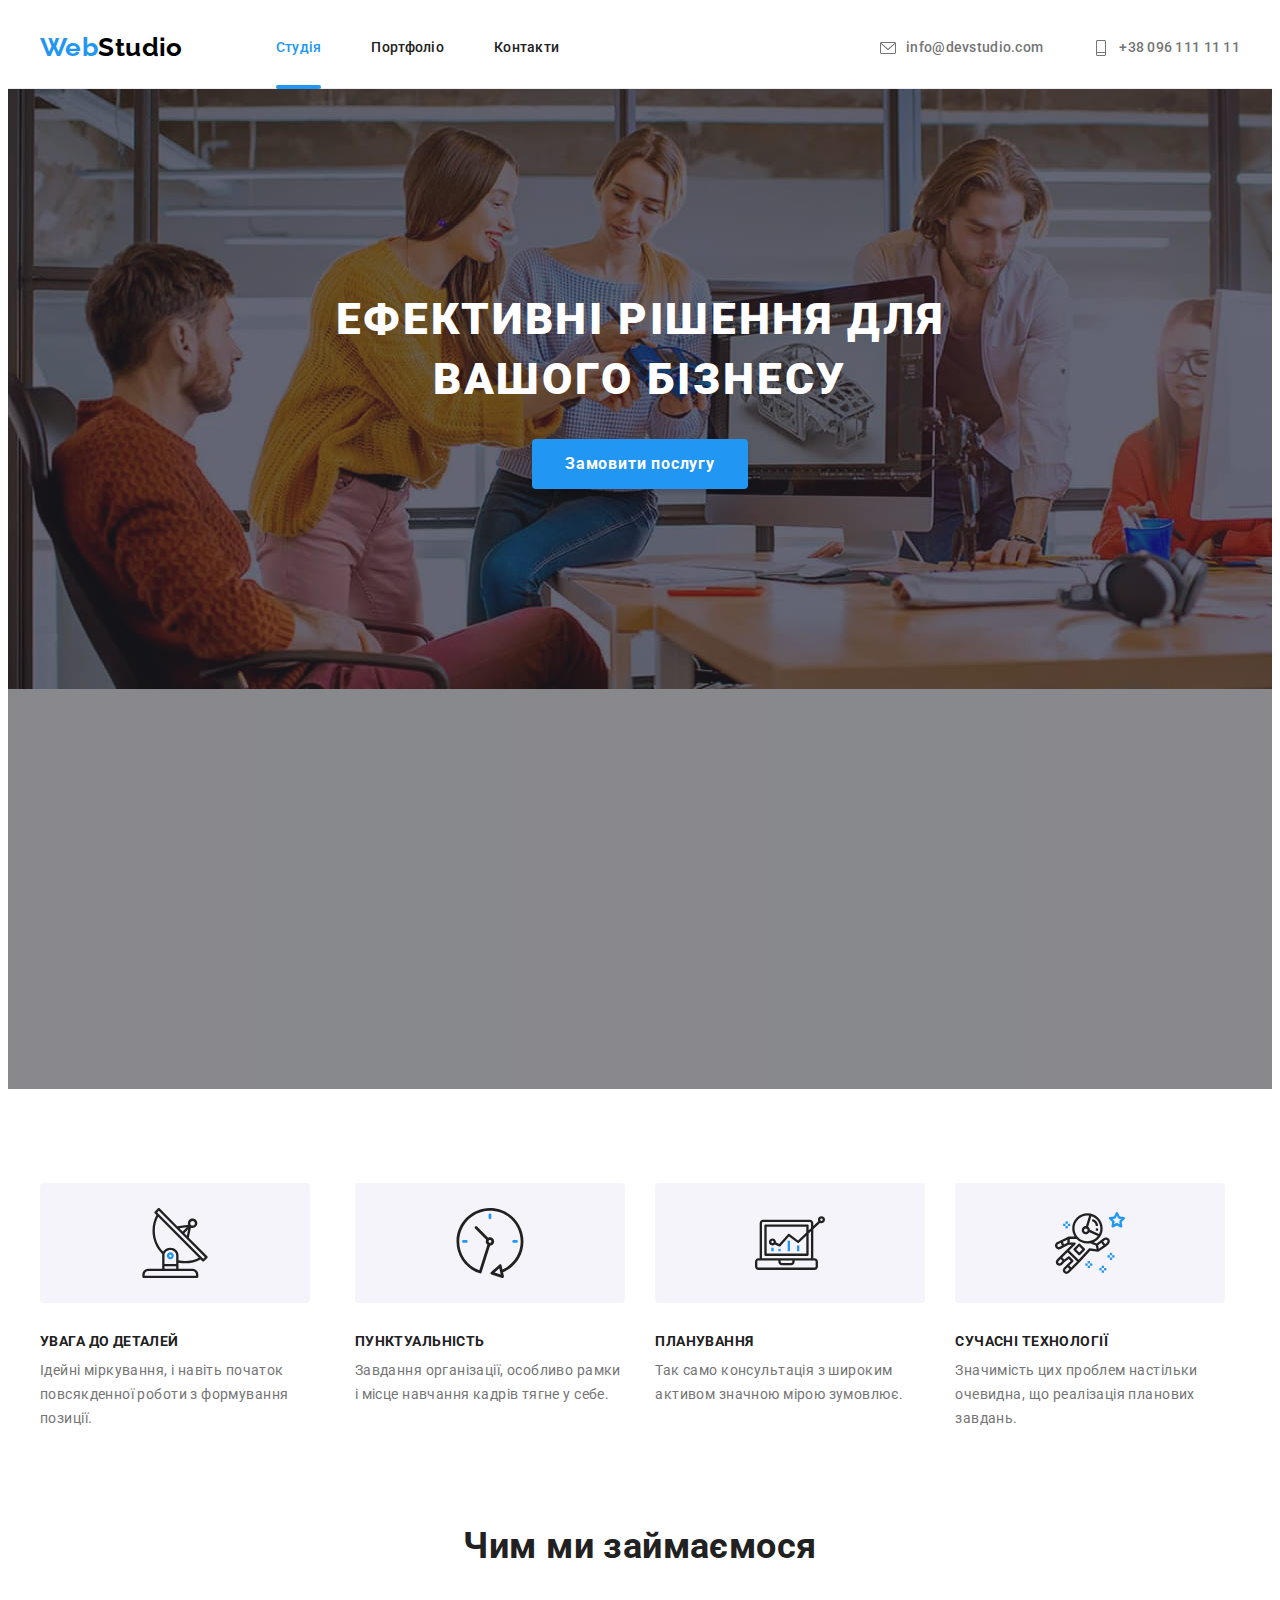
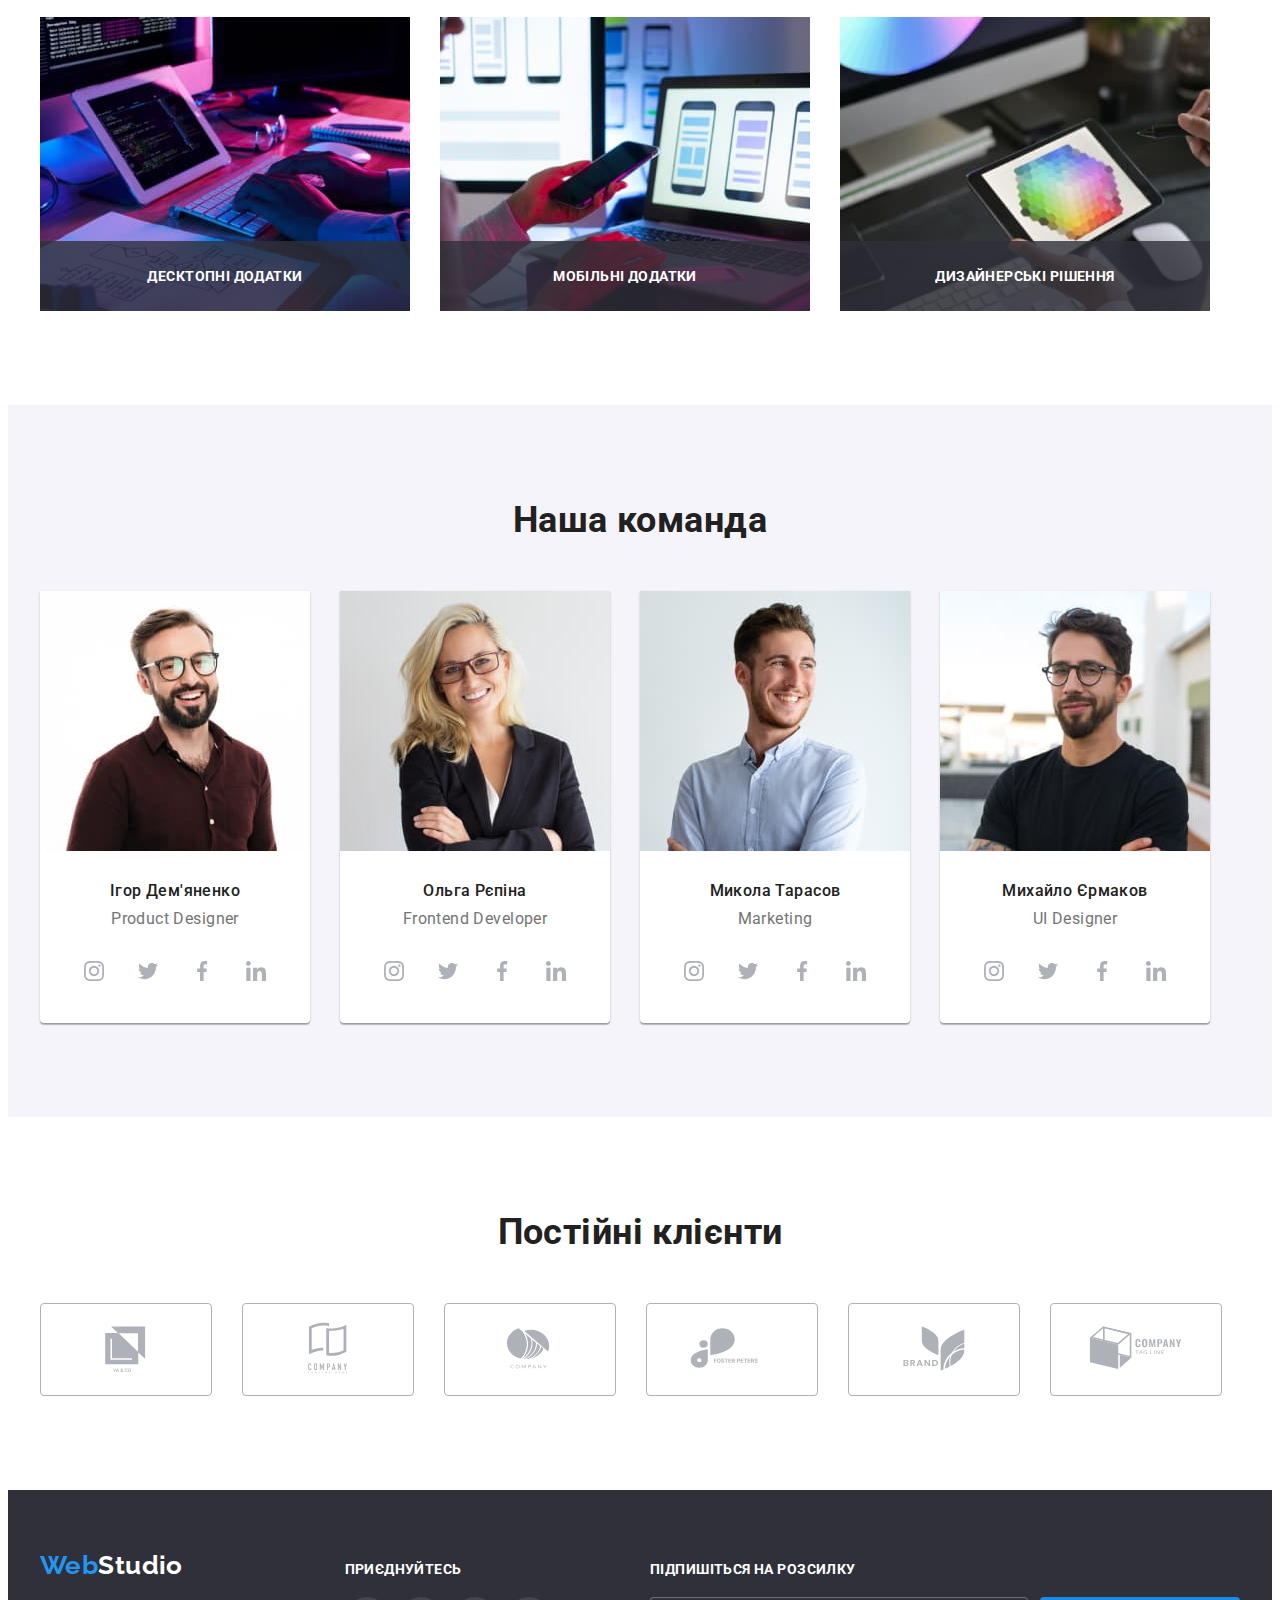
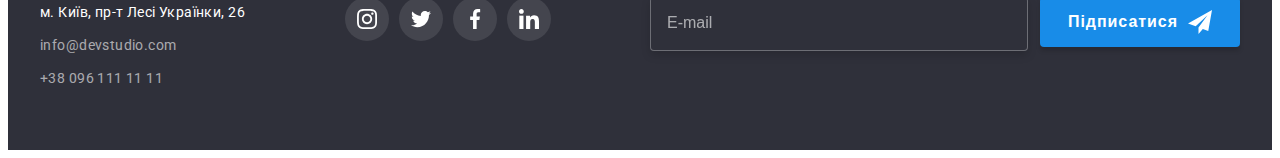
<file: index.html>
<!DOCTYPE html>
<html lang="uk">
  <head>
    <meta charset="UTF-8" />
    <meta http-equiv="X-UA-Compatible" content="IE=edge" />
    <meta name="viewport" content="width=device-width, initial-scale=1.0" />
    <title>Document</title>
    <link rel="preconnect" href="https://fonts.googleapis.com" />
    <link rel="preconnect" href="https://fonts.gstatic.com" crossorigin />
    <link
      href="https://fonts.googleapis.com/css2?family=Raleway:wght@700&family=Roboto:wght@400;500;700;900&display=swap"
      rel="stylesheet"
    />
    <link
      rel="stylesheet"
      href="https://cdnjs.cloudflare.com/ajax/libs/modern-normalize/1.1.0/modern-normalize.min.css"
      integrity="sha512-wpPYUAdjBVSE4KJnH1VR1HeZfpl1ub8YT/NKx4PuQ5NmX2tKuGu6U/JRp5y+Y8XG2tV+wKQpNHVUX03MfMFn9Q=="
      crossorigin="anonymous"
      referrerpolicy="no-referrer"
    />
    <link rel="stylesheet" href="./css/main.min.css" />
  </head>
  <body>
    <!-- ?Header -->
    <header class="page-header">
      <div class="nav container">
        <!-- ?Logo -->
        <a href="./index.html" class="logo link"
          >Web<span class="logo__black">Studio</span></a
        >
        <!-- ?Nav -->
        <nav>
          <ul class="main-nav">
            <li class="main-nav__list">
              <a href="./index.html" class="main-nav__link link current"
                >Студія</a
              >
            </li>
            <li class="main-nav__list">
              <a href="./portfolio.html" class="main-nav__link link"
                >Портфоліо</a
              >
            </li>
            <li class="main-nav__list">
              <a href="" class="main-nav__link link">Контакти</a>
            </li>
          </ul>
        </nav>
        <!-- ?Contact -->
        <ul class="contact">
          <li class="contact__list">
            <div class="contact__list_item">
              <a
                href="mailto:info@devstudio.com"
                class="contact__list_link link"
              >
                <svg class="contact__list_icon">
                  <use href="./images/svg/sprite.svg#icon-email"></use>
                </svg>
                info@devstudio.com</a
              >
            </div>
          </li>
          <li class="contact__list">
            <div class="contact__list_item">
              <a href="tel:+380961111111" class="contact__list_link link">
                <svg class="contact__list_icon">
                  <use href="./images/svg/sprite.svg#icon-phone"></use>
                </svg>
                +38 096 111 11 11</a
              >
            </div>
          </li>
        </ul>
      </div>
    </header>
    <main>
      <!-- ?Section 1 -->
      <section class="hero section">
        <div class="container">
          <div class="hero__fons">
            <h1 class="hero__subtitle">Ефективні рішення для вашого бізнесу</h1>
            <button type="button" class="button button_hero" data-modal-open>
              <span class="button__text">Замовити послугу</span>
            </button>
          </div>
        </div>
      </section>
      <!-- ?Section 2 -->
      <section class="subject section">
        <div class="container">
          <h2 class="visually-hidden">Особливості</h2>
          <ul class="flex-block">
            <li class="svg">
              <div class="flex-block-svg">
                <svg class="flex-block-icon">
                  <use href="./images/svg/sprite.svg#icon-antenna"></use>
                </svg>
              </div>
              <h3 class="subtitle">УВАГА ДО ДЕТАЛЕЙ</h3>
              <p class="desc">
                Ідейні міркування, і навіть початок повсякденної роботи з
                формування позиції.
              </p>
            </li>
            <li class="svg">
              <div class="flex-block-svg">
                <svg class="flex-block-icon">
                  <use href="./images/svg/sprite.svg#icon-clock"></use>
                </svg>
              </div>
              <h3 class="subtitle">ПУНКТУАЛЬНІСТЬ</h3>
              <p class="desc">
                Завдання організації, особливо рамки і місце навчання кадрів
                тягне у себе.
              </p>
            </li>
            <li class="svg">
              <div class="flex-block-svg">
                <svg class="flex-block-icon">
                  <use href="./images/svg/sprite.svg#icon-diagram"></use>
                </svg>
              </div>
              <h3 class="subtitle">ПЛАНУВАННЯ</h3>
              <p class="desc">
                Так само консультація з широким активом значною мірою зумовлює.
              </p>
            </li>
            <li class="svg">
              <div class="flex-block-svg">
                <svg class="flex-block-icon">
                  <use href="./images/svg/sprite.svg#icon-astronaut"></use>
                </svg>
              </div>
              <h3 class="subtitle">СУЧАСНІ ТЕХНОЛОГІЇ</h3>
              <p class="desc">
                Значимість цих проблем настільки очевидна, що реалізація
                планових завдань.
              </p>
            </li>
          </ul>
        </div>
      </section>
      <!-- ?Section 3 -->
      <section class="headline section">
        <div class="container">
          <h2 class="slogan">Чим ми займаємося</h2>
          <ul class="gallery">
            <li class="imeg">
              <img
                src="./images/index-section-2/img.jpg"
                alt="Ноутбук"
                width="370"
              />
              <p class="box">Десктопні додатки</p>
            </li>
            <li class="imeg">
              <img
                src="./images/index-section-2/img2.jpg"
                alt="Телефон"
                width="370"
              />
              <p class="box">Мобільні додатки</p>
            </li>
            <li class="imeg">
              <img
                src="./images/index-section-2/img3.jpg"
                alt="Планшет"
                width="370"
              />
              <p class="box">Дизайнерські рішення</p>
            </li>
          </ul>
        </div>
      </section>
      <!-- ?Section 4 -->
      <section class="heading section">
        <div class="container">
          <h2 class="slogan">Наша команда</h2>
          <ul class="gallery">
            <li class="user">
              <img
                src="./images/index-section-3/Igor.jpg"
                alt="foto"
                width="270"
              />
              <div class="user-contact">
                <h3 class="subtitle">Ігор Дем'яненко</h3>
                <p class="desc">Product Designer</p>
                <ul class="social-list list">
                  <li class="social-list-item">
                    <a href="" class="social-list-user-link">
                      <svg
                        lang="en"
                        aria-label="instagram icon"
                        class="social-list-icon"
                      >
                        <use
                          href="./images/svg/sprite.svg#icon-instagram"
                        ></use>
                      </svg>
                    </a>
                  </li>
                  <li class="social-list-item">
                    <a href="" class="social-list-user-link">
                      <svg
                        lang="en"
                        aria-label="twitter icon"
                        class="social-list-icon"
                      >
                        <use href="./images/svg/sprite.svg#icon-twitter"></use>
                      </svg>
                    </a>
                  </li>
                  <li class="social-list-item">
                    <a href="" class="social-list-user-link">
                      <svg
                        lang="en"
                        aria-label="facebook icon"
                        class="social-list-icon"
                      >
                        <use href="./images/svg/sprite.svg#icon-facebook"></use>
                      </svg>
                    </a>
                  </li>
                  <li class="social-list-item">
                    <a href="" class="social-list-user-link">
                      <svg
                        lang="en"
                        aria-label="linkedin icon"
                        class="social-list-icon"
                      >
                        <use href="./images/svg/sprite.svg#icon-linkedin"></use>
                      </svg>
                    </a>
                  </li>
                </ul>
              </div>
            </li>
            <li class="user">
              <img
                src="./images/index-section-3/Olga.jpg"
                alt="foto"
                width="270"
              />
              <div class="user-contact">
                <h3 class="subtitle">Ольга Рєпіна</h3>
                <p class="desc">Frontend Developer</p>
                <ul class="social-list list">
                  <li class="social-list-item">
                    <a href="" class="social-list-user-link">
                      <svg
                        lang="en"
                        aria-label="instagram icon"
                        class="social-list-icon"
                      >
                        <use
                          href="./images/svg/sprite.svg#icon-instagram"
                        ></use>
                      </svg>
                    </a>
                  </li>
                  <li class="social-list-item">
                    <a href="" class="social-list-user-link">
                      <svg
                        lang="en"
                        aria-label="twitter icon"
                        class="social-list-icon"
                      >
                        <use href="./images/svg/sprite.svg#icon-twitter"></use>
                      </svg>
                    </a>
                  </li>
                  <li class="social-list-item">
                    <a href="" class="social-list-user-link">
                      <svg
                        lang="en"
                        aria-label="facebook icon"
                        class="social-list-icon"
                      >
                        <use href="./images/svg/sprite.svg#icon-facebook"></use>
                      </svg>
                    </a>
                  </li>
                  <li class="social-list-item">
                    <a href="" class="social-list-user-link">
                      <svg
                        lang="en"
                        aria-label="linkedin icon"
                        class="social-list-icon"
                      >
                        <use href="./images/svg/sprite.svg#icon-linkedin"></use>
                      </svg>
                    </a>
                  </li>
                </ul>
              </div>
            </li>
            <li class="user">
              <img
                src="./images/index-section-3/Mykola.jpg"
                alt="foto"
                width="270"
              />
              <div class="user-contact">
                <h3 class="subtitle">Микола Тарасов</h3>
                <p class="desc">Marketing</p>
                <ul class="social-list list">
                  <li class="social-list-item">
                    <a href="" class="social-list-user-link">
                      <svg
                        lang="en"
                        aria-label="instagram icon"
                        class="social-list-icon"
                      >
                        <use
                          href="./images/svg/sprite.svg#icon-instagram"
                        ></use>
                      </svg>
                    </a>
                  </li>
                  <li class="social-list-item">
                    <a href="" class="social-list-user-link">
                      <svg
                        lang="en"
                        aria-label="twitter icon"
                        class="social-list-icon"
                      >
                        <use href="./images/svg/sprite.svg#icon-twitter"></use>
                      </svg>
                    </a>
                  </li>
                  <li class="social-list-item">
                    <a href="" class="social-list-user-link">
                      <svg
                        lang="en"
                        aria-label="facebook icon"
                        class="social-list-icon"
                      >
                        <use href="./images/svg/sprite.svg#icon-facebook"></use>
                      </svg>
                    </a>
                  </li>
                  <li class="social-list-item">
                    <a href="" class="social-list-user-link">
                      <svg
                        lang="en"
                        aria-label="linkedin icon"
                        class="social-list-icon"
                      >
                        <use href="./images/svg/sprite.svg#icon-linkedin"></use>
                      </svg>
                    </a>
                  </li>
                </ul>
              </div>
            </li>
            <li class="user">
              <img
                src="./images/index-section-3/Mykhaylo.jpg"
                alt="foto"
                width="270"
              />
              <div class="user-contact">
                <h3 class="subtitle">Михайло Єрмаков</h3>
                <p class="desc">UI Designer</p>
                <ul class="social-list list">
                  <li class="social-list-item">
                    <a href="" class="social-list-user-link">
                      <svg
                        lang="en"
                        aria-label="instagram icon"
                        class="social-list-icon"
                      >
                        <use
                          href="./images/svg/sprite.svg#icon-instagram"
                        ></use>
                      </svg>
                    </a>
                  </li>
                  <li class="social-list-item">
                    <a href="" class="social-list-user-link">
                      <svg
                        lang="en"
                        aria-label="twitter icon"
                        class="social-list-icon"
                      >
                        <use href="./images/svg/sprite.svg#icon-twitter"></use>
                      </svg>
                    </a>
                  </li>
                  <li class="social-list-item">
                    <a href="" class="social-list-user-link">
                      <svg
                        lang="en"
                        aria-label="facebook icon"
                        class="social-list-icon"
                      >
                        <use href="./images/svg/sprite.svg#icon-facebook"></use>
                      </svg>
                    </a>
                  </li>
                  <li class="social-list-item">
                    <a href="" class="social-list-user-link">
                      <svg
                        lang="en"
                        aria-label="linkedin icon"
                        class="social-list-icon"
                      >
                        <use href="./images/svg/sprite.svg#icon-linkedin"></use>
                      </svg>
                    </a>
                  </li>
                </ul>
              </div>
            </li>
          </ul>
        </div>
      </section>
      <!-- ?Section 5 -->
      <section class="caption section">
        <div class="container">
          <h2 class="slogan">Постійні клієнти</h2>
          <ul class="slogan-list">
            <li>
              <a href="" class="slogan-list-item">
                <svg aria-label="Сайт клієнта" class="slogan-list-icon">
                  <use href="./images/svg/sprite.svg#icon-logo-1"></use>
                </svg>
              </a>
            </li>
            <li>
              <a href="" class="slogan-list-item">
                <svg aria-label="Сайт клієнта" class="slogan-list-icon">
                  <use href="./images/svg/sprite.svg#icon-logo-2"></use>
                </svg>
              </a>
            </li>
            <li>
              <a href="" class="slogan-list-item">
                <svg aria-label="Сайт клієнта" class="slogan-list-icon">
                  <use href="./images/svg/sprite.svg#icon-logo-3"></use>
                </svg>
              </a>
            </li>
            <li>
              <a href="" class="slogan-list-item">
                <svg aria-label="Сайт клієнта" class="slogan-list-icon">
                  <use href="./images/svg/sprite.svg#icon-logo-4"></use>
                </svg>
              </a>
            </li>
            <li>
              <a href="" class="slogan-list-item">
                <svg aria-label="Сайт клієнта" class="slogan-list-icon">
                  <use href="./images/svg/sprite.svg#icon-logo-5"></use>
                </svg>
              </a>
            </li>
            <li>
              <a href="" class="slogan-list-item">
                <svg aria-label="Сайт клієнта" class="slogan-list-icon">
                  <use href="./images/svg/sprite.svg#icon-logo-6"></use>
                </svg>
              </a>
            </li>
          </ul>
        </div>
      </section>
    </main>
    <!-- ?Footer -->
    <footer class="footer">
      <div class="container footer-list">
        <!-- ?Logo+Address -->
        <div class="logo-address">
          <div class="logo-footer">
            <a href="./index.html" class="logo link">
              Web<span class="logo__white">Studio</span>
            </a>
          </div>
          <address>
            <ul class="block-address">
              <li class="contact-footer">
                <a
                  href="https://goo.gl/maps/CPtrU1FHBa2aNyZL9"
                  target="_blank"
                  rel="noopener noreferrer nofollow"
                  class="link-maps link"
                  >м. Київ, пр-т Лесі Українки, 26</a
                >
              </li>
              <li class="list contact-footer">
                <a href="mailto:info@devstudio.com" class="contact-link link"
                  >info@devstudio.com</a
                >
              </li>
              <li class="list contact-footer">
                <a href="tel:+380961111111" class="contact-link link tel"
                  >+38 096 111 11 11</a
                >
              </li>
            </ul>
          </address>
        </div>
        <!-- ?Sign-up -->
        <div class="footer-web-contact">
          <b class="web-contact-list">Приєднуйтесь</b>
          <ul class="social-list list">
            <li class="social-list-item">
              <a href="" class="social-list-link">
                <svg
                  lang="en"
                  aria-label="instagram icon"
                  class="social-list-icon"
                >
                  <use
                    href="./images/svg/sprite.svg#icon-instagram-white"
                  ></use>
                </svg>
              </a>
            </li>
            <li class="social-list-item">
              <a href="" class="social-list-link">
                <svg
                  lang="en"
                  aria-label="twitter icon"
                  class="social-list-icon"
                >
                  <use href="./images/svg/sprite.svg#icon-twitter-white"></use>
                </svg>
              </a>
            </li>
            <li class="social-list-item">
              <a href="" class="social-list-link">
                <svg
                  lang="en"
                  aria-label="facebook icon"
                  class="social-list-icon"
                >
                  <use href="./images/svg/sprite.svg#icon-facebook-white"></use>
                </svg>
              </a>
            </li>
            <li class="social-list-item">
              <a href="" class="social-list-link">
                <svg
                  lang="en"
                  aria-label="linkedin icon"
                  class="social-list-icon"
                >
                  <use href="./images/svg/sprite.svg#icon-linkedin-white"></use>
                </svg>
              </a>
            </li>
          </ul>
        </div>
        <!-- ?Підпишіться на розсилку -->
        <div class="sign-up">
          <p class="sign-up-text">Підпишіться на розсилку</p>
          <form class="footer-form">
            <label class="footer-form-email">
              <input
                type="email"
                class="footer-form-input"
                name="user_email"
                placeholder="E-mail"
              />
            </label>
            <button class="footer-form-submit">
              Підписатися
              <svg class="footer-form-submit-icon">
                <use href="./images/svg/sprite.svg#icon-sign-up"></use>
              </svg>
            </button>
          </form>
        </div>
      </div>
    </footer>
    <!-- ?Модальне вікно -->
    <div class="backdrop is-hidden" data-modal>
      <div class="modal">
        <button type="button" class="modal__close-btn" data-modal-close>
          <svg class="modal__close-icon" width="18px" height="18px">
            <use href="./images/svg/sprite.svg#icon-close"></use>
          </svg>
        </button>
        <p class="modal__form-title">Залиште свої дані, ми вам передзвонимо</p>
        <form class="modal-form">
          <label class="modal-form__field">
            <span class="modal-form__fiald-desc">Ім'я</span>
            <span class="modal-form__input-wrapper">
              <input
                type="text"
                class="modal-form__input"
                required
                pattern="[a-zA-Zа-яА-ЯіІїЇ]+"
                name="user-name"
              />
              <svg class="modal-form__input-icon" width="18px" height="18px">
                <use href="./images/svg/sprite.svg#icon-form-name"></use>
              </svg>
            </span>
          </label>
          <label class="modal-form__field">
            <span class="modal-form__fiald-desc">Телефон</span>
            <span class="modal-form__input-wrapper">
              <input
                type="tel"
                class="modal-form__input"
                required
                pattern="[0-9]{3}-[0-9]{3}-[0-9]{2}-[0-9]{2}"
                title="xxx-xxx-xx-xx"
                name="user_phone"
              />
              <svg class="modal-form__input-icon" width="18px" height="18px">
                <use href="./images/svg/sprite.svg#icon-form-phone"></use>
              </svg>
            </span>
          </label>
          <label class="modal-form__field">
            <span class="modal-form__fiald-desc">Пошта</span>
            <span class="modal-form__input-wrapper">
              <input
                type="email"
                class="modal-form__input"
                required
                name="user_email"
              />
              <svg class="modal-form__input-icon" width="18px" height="18px">
                <use href="./images/svg/sprite.svg#icon-form-email"></use>
              </svg>
            </span>
          </label>
          <label class="modal-form__field-message">
            <span class="modal-form__fiald-desc">Коментар</span>
            <textarea
              name="user_message"
              class="modal-form__message"
              placeholder="Введіть текст"
            ></textarea>
          </label>
          <label class="modal-form__check-field">
            <input
              type="checkbox"
              class="modal-form__check visually-hidden"
              required
              name="user_policy"
            />
            <svg class="modal-form__checkbox-icon">
              <use
                class="modal-form__checkbox-icon-on"
                href="./images/svg/sprite.svg#icon-form-check"
              ></use>
            </svg>
            Погоджуюся з розсилкою та приймаю&nbsp;<a
              href=""
              class="modal-form-check-field-link link"
              >Умови договору</a
            >
          </label>
          <button type="submit" class="modal-form-submit">Відправити</button>
        </form>
      </div>
    </div>
    <script src="./js/modal.js"></script>
  </body>
</html>
</file>
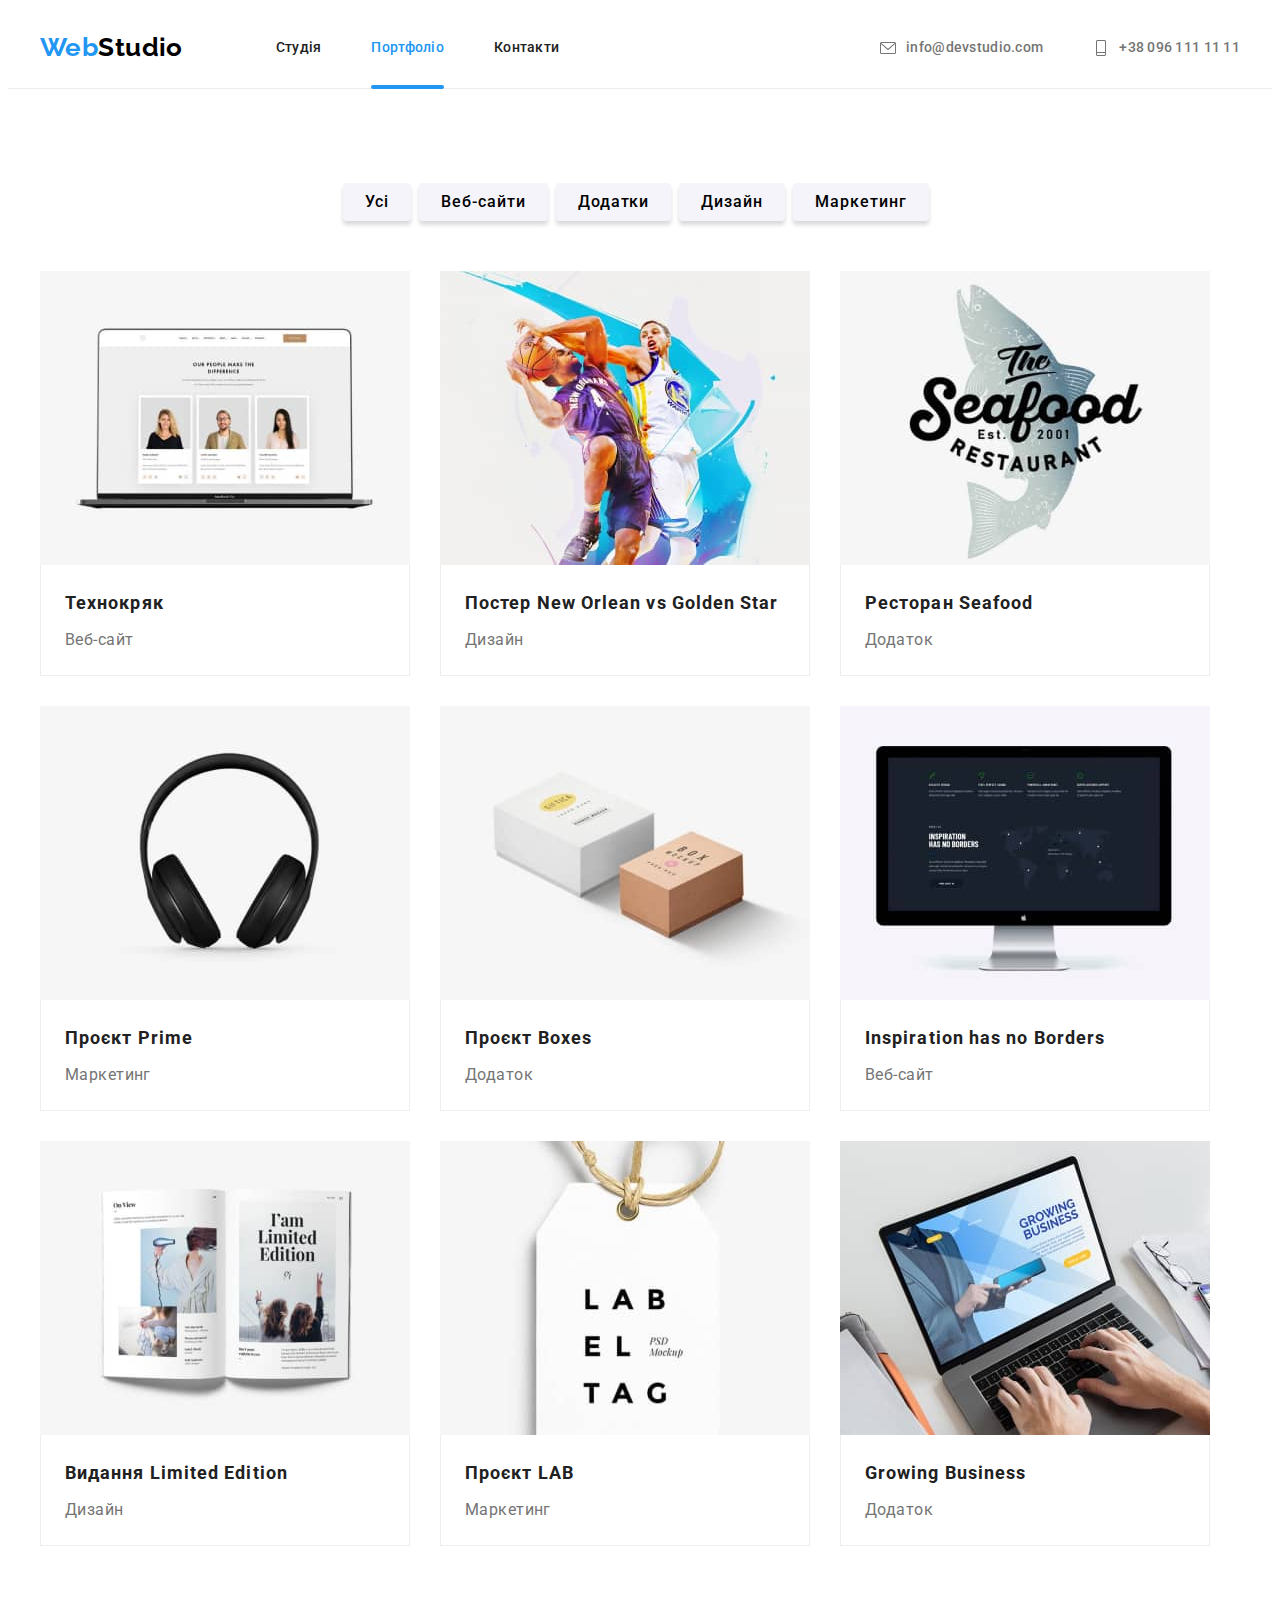
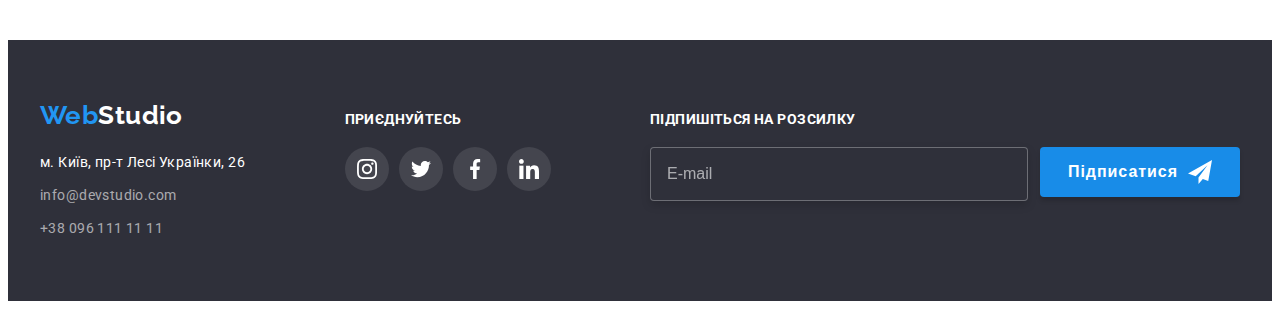
<file: portfolio.html>
<!DOCTYPE html>
<html lang="uk">
  <head>
    <meta charset="UTF-8" />
    <meta http-equiv="X-UA-Compatible" content="IE=edge" />
    <meta name="viewport" content="width=device-width, initial-scale=1.0" />
    <title>Portfolio</title>
    <link rel="preconnect" href="https://fonts.googleapis.com" />
    <link rel="preconnect" href="https://fonts.gstatic.com" crossorigin />
    <link
      href="https://fonts.googleapis.com/css2?family=Raleway:wght@700&family=Roboto:wght@400;500;700;900&display=swap"
      rel="stylesheet"
    />
    <link
      rel="stylesheet"
      href="https://cdnjs.cloudflare.com/ajax/libs/modern-normalize/1.1.0/modern-normalize.min.css"
      integrity="sha512-wpPYUAdjBVSE4KJnH1VR1HeZfpl1ub8YT/NKx4PuQ5NmX2tKuGu6U/JRp5y+Y8XG2tV+wKQpNHVUX03MfMFn9Q=="
      crossorigin="anonymous"
      referrerpolicy="no-referrer"
    />
    <link rel="stylesheet" href="./css/main.min.css" />
  </head>
  <body>
    <!-- ?Header -->
    <header class="page-header">
      <div class="nav container">
        <!-- ?Logo -->
        <a href="./index.html" class="logo link"
          >Web<span class="logo__black">Studio</span></a
        >
        <!-- ?Nav -->
        <nav>
          <ul class="main-nav">
            <li class="main-nav__list">
              <a href="./index.html" class="main-nav__link link">Студія</a>
            </li>
            <li class="main-nav__list">
              <a href="./portfolio.html" class="main-nav__link link current"
                >Портфоліо</a
              >
            </li>
            <li class="main-nav__list">
              <a href="" class="main-nav__link link">Контакти</a>
            </li>
          </ul>
        </nav>
        <!-- ?Contact -->
        <ul class="contact">
          <li class="contact__list">
            <div class="contact__list_item">
              <a
                href="mailto:info@devstudio.com"
                class="contact__list_link link"
              >
                <svg class="contact__list_icon">
                  <use href="./images/svg/sprite.svg#icon-email"></use>
                </svg>
                info@devstudio.com</a
              >
            </div>
          </li>
          <li class="contact__list">
            <div class="contact__list_item">
              <a href="tel:+380961111111" class="contact__list_link link">
                <svg class="contact__list_icon">
                  <use href="./images/svg/sprite.svg#icon-phone"></use>
                </svg>
                +38 096 111 11 11</a
              >
            </div>
          </li>
        </ul>
      </div>
    </header>
    <main>
      <!-- ?Portfolio -->
      <section class="portfolio section">
        <div class="container">
          <h1 class="visually-hidden">Портфоліо</h1>
          <ul class="list">
            <li><button type="button" class="button">Усі</button></li>
            <li><button type="button" class="button">Веб-сайти</button></li>
            <li><button type="button" class="button">Додатки</button></li>
            <li><button type="button" class="button">Дизайн</button></li>
            <li><button type="button" class="button">Маркетинг</button></li>
          </ul>
          <ul class="gallery-items">
            <li class="items">
              <a href="" class="items-shadow">
                <div class="gallery-items-overlay">
                  <img
                    src="./images/portfolio/img.jpg"
                    alt=""
                    width="370"
                    class="imeg-container"
                  />
                  <p class="overlay">
                    Ресурс пропонує комплексні пропозиції з різним рівнем
                    функціоналу та сервісів. Все це дозволить відвідувачу
                    отримати вичерпні відомості про компанію чи приватну особу.
                  </p>
                </div>
                <div class="text">
                  <h2 class="slogan">Технокряк</h2>
                  <p class="desc">Веб-сайт</p>
                </div>
              </a>
            </li>
            <li class="items">
              <a href="" class="items-shadow">
                <div class="gallery-items-overlay">
                  <img
                    src="./images/portfolio/img1.jpg"
                    alt=""
                    width="370"
                    class="imeg-container"
                  />
                  <p class="overlay">
                    Ресурс пропонує комплексні пропозиції з різним рівнем
                    функціоналу та сервісів. Все це дозволить відвідувачу
                    отримати вичерпні відомості про компанію чи приватну особу.
                  </p>
                </div>
                <div class="text">
                  <h2 class="slogan">Постер New Orlean vs Golden Star</h2>
                  <p class="desc">Дизайн</p>
                </div>
              </a>
            </li>
            <li class="items">
              <a href="" class="items-shadow">
                <div class="gallery-items-overlay">
                  <img
                    src="./images/portfolio/img2.jpg"
                    alt=""
                    width="370"
                    class="imeg-container"
                  />
                  <p class="overlay">
                    Ресурс пропонує комплексні пропозиції з різним рівнем
                    функціоналу та сервісів. Все це дозволить відвідувачу
                    отримати вичерпні відомості про компанію чи приватну особу.
                  </p>
                </div>
                <div class="text">
                  <h2 class="slogan">Ресторан Seafood</h2>
                  <p class="desc">Додаток</p>
                </div>
              </a>
            </li>
            <li class="items">
              <a href="" class="items-shadow">
                <div class="gallery-items-overlay">
                  <img
                    src="./images/portfolio/img3.jpg"
                    alt=""
                    width="370"
                    class="imeg-container"
                  />
                  <p class="overlay">
                    Ресурс пропонує комплексні пропозиції з різним рівнем
                    функціоналу та сервісів. Все це дозволить відвідувачу
                    отримати вичерпні відомості про компанію чи приватну особу.
                  </p>
                </div>
                <div class="text">
                  <h2 class="slogan">Проєкт Prime</h2>
                  <p class="desc">Маркетинг</p>
                </div>
              </a>
            </li>
            <li class="items">
              <a href="" class="items-shadow">
                <div class="gallery-items-overlay">
                  <img
                    src="./images/portfolio/img4.jpg"
                    alt=""
                    width="370"
                    class="imeg-container"
                  />
                  <p class="overlay">
                    Ресурс пропонує комплексні пропозиції з різним рівнем
                    функціоналу та сервісів. Все це дозволить відвідувачу
                    отримати вичерпні відомості про компанію чи приватну особу.
                  </p>
                </div>
                <div class="text">
                  <h2 class="slogan">Проєкт Boxes</h2>
                  <p class="desc">Додаток</p>
                </div>
              </a>
            </li>
            <li class="items">
              <a href="" class="items-shadow">
                <div class="gallery-items-overlay">
                  <img
                    src="./images/portfolio/img5.jpg"
                    alt=""
                    width="370"
                    class="imeg-container"
                  />
                  <p class="overlay">
                    Ресурс пропонує комплексні пропозиції з різним рівнем
                    функціоналу та сервісів. Все це дозволить відвідувачу
                    отримати вичерпні відомості про компанію чи приватну особу.
                  </p>
                </div>
                <div class="text">
                  <h2 class="slogan">Inspiration has no Borders</h2>
                  <p class="desc">Веб-сайт</p>
                </div>
              </a>
            </li>
            <li class="items">
              <a href="" class="items-shadow">
                <div class="gallery-items-overlay">
                  <img
                    src="./images/portfolio/img6.jpg"
                    alt=""
                    width="370"
                    class="imeg-container"
                  />
                  <p class="overlay">
                    Ресурс пропонує комплексні пропозиції з різним рівнем
                    функціоналу та сервісів. Все це дозволить відвідувачу
                    отримати вичерпні відомості про компанію чи приватну особу.
                  </p>
                </div>
                <div class="text">
                  <h2 class="slogan">Видання Limited Edition</h2>
                  <p class="desc">Дизайн</p>
                </div>
              </a>
            </li>
            <li class="items">
              <a href="" class="items-shadow">
                <div class="gallery-items-overlay">
                  <img
                    src="./images/portfolio/img7.jpg"
                    alt=""
                    width="370"
                    class="imeg-container"
                  />
                  <p class="overlay">
                    Ресурс пропонує комплексні пропозиції з різним рівнем
                    функціоналу та сервісів. Все це дозволить відвідувачу
                    отримати вичерпні відомості про компанію чи приватну особу.
                  </p>
                </div>
                <div class="text">
                  <h2 class="slogan">Проєкт LAB</h2>
                  <p class="desc">Маркетинг</p>
                </div>
              </a>
            </li>
            <li class="items">
              <a href="" class="items-shadow">
                <div class="gallery-items-overlay">
                  <img
                    src="./images/portfolio/img8.jpg"
                    alt=""
                    width="370"
                    class="imeg-container"
                  />
                  <p class="overlay">
                    Ресурс пропонує комплексні пропозиції з різним рівнем
                    функціоналу та сервісів. Все це дозволить відвідувачу
                    отримати вичерпні відомості про компанію чи приватну особу.
                  </p>
                </div>
                <div class="text">
                  <h2 class="slogan">Growing Business</h2>
                  <p class="desc">Додаток</p>
                </div>
              </a>
            </li>
          </ul>
        </div>
      </section>
    </main>
    <!-- ?Footer -->
    <footer class="footer">
      <div class="container footer-list">
        <!-- ?Logo+Address -->
        <div class="logo-address">
          <div class="logo-footer">
            <a href="./index.html" class="logo link">
              Web<span class="logo__white">Studio</span>
            </a>
          </div>
          <address>
            <ul class="block-address">
              <li class="contact-footer">
                <a
                  href="https://goo.gl/maps/CPtrU1FHBa2aNyZL9"
                  target="_blank"
                  rel="noopener noreferrer nofollow"
                  class="link-maps link"
                  >м. Київ, пр-т Лесі Українки, 26</a
                >
              </li>
              <li class="list contact-footer">
                <a href="mailto:info@devstudio.com" class="contact-link link"
                  >info@devstudio.com</a
                >
              </li>
              <li class="list contact-footer">
                <a href="tel:+380961111111" class="contact-link link tel"
                  >+38 096 111 11 11</a
                >
              </li>
            </ul>
          </address>
        </div>
        <!-- ?Sign-up -->
        <div class="footer-web-contact">
          <b class="web-contact-list">Приєднуйтесь</b>
          <ul class="social-list list">
            <li class="social-list-item">
              <a href="" class="social-list-link">
                <svg
                  lang="en"
                  aria-label="instagram icon"
                  class="social-list-icon"
                >
                  <use
                    href="./images/svg/sprite.svg#icon-instagram-white"
                  ></use>
                </svg>
              </a>
            </li>
            <li class="social-list-item">
              <a href="" class="social-list-link">
                <svg
                  lang="en"
                  aria-label="twitter icon"
                  class="social-list-icon"
                >
                  <use href="./images/svg/sprite.svg#icon-twitter-white"></use>
                </svg>
              </a>
            </li>
            <li class="social-list-item">
              <a href="" class="social-list-link">
                <svg
                  lang="en"
                  aria-label="facebook icon"
                  class="social-list-icon"
                >
                  <use href="./images/svg/sprite.svg#icon-facebook-white"></use>
                </svg>
              </a>
            </li>
            <li class="social-list-item">
              <a href="" class="social-list-link">
                <svg
                  lang="en"
                  aria-label="linkedin icon"
                  class="social-list-icon"
                >
                  <use href="./images/svg/sprite.svg#icon-linkedin-white"></use>
                </svg>
              </a>
            </li>
          </ul>
        </div>
        <!-- ?Підпишіться на розсилку -->
        <div class="sign-up">
          <p class="sign-up-text">Підпишіться на розсилку</p>
          <form class="footer-form">
            <label class="footer-form-email">
              <input
                type="email"
                class="footer-form-input"
                name="user_email"
                placeholder="E-mail"
              />
            </label>
            <button class="footer-form-submit">
              Підписатися
              <svg class="footer-form-submit-icon">
                <use href="./images/svg/sprite.svg#icon-sign-up"></use>
              </svg>
            </button>
          </form>
        </div>
      </div>
    </footer>
  </body>
</html>
</file>
<file: css/main.min.css>
:root{--background-color-fond-hero: #C4C4C4;--background-color-white: #ffffff;--background-color-fond: #2F303A;--text-color-white: #ffffff;--text-color-silver: #757575;--text-color-black: #212121;--button-color: #2196f3;--accent-color: #000000;--subject-background-color: #f5f5f5;--heading-background-color: #F5F4FA;--border-items-color: #eeeeee;--border-header-color: #ECECEC;--border-coption-color: #AFB1B8;--color-icon: #AFB1B8;--transition-animacion: 250ms cubic-bezier(0.4, 0, 0.2, 1);--modal-butoon: #188CE8}.modal-form__check-field,.modal__close-btn,.overlay,.slogan-list-item,.social-list-user-link,.button__text,.main-nav{display:flex;align-items:center;justify-content:center}.visually-hidden{position:absolute;width:1px;height:1px;margin:-1px;padding:0;overflow:hidden;border:0;clip:rect(0 0 0 0)}h1,h2,h3,p{margin-top:0px;margin-bottom:0px}ul,ol{margin-top:0px;margin-bottom:0px;padding-left:0px;list-style:none}button{cursor:pointer;justify-content:center;align-items:center;text-align:center;height:50px;background-color:var(--button-color);letter-spacing:.06em;box-shadow:0px 4px 4px rgba(0,0,0,.15);border-radius:4px;border:none}img{display:block;max-width:100%;height:auto}body{background-color:var(--background-color-white);color:var(--text-color-black);font-family:Roboto,sans-serif;font-size:14px;letter-spacing:.03em}.link{text-decoration:none}.section{padding-top:94px;padding-bottom:94px}.container{width:1200px;margin-left:auto;margin-right:auto;padding-left:15px;padding-right:15px}.page-header{border-bottom:1px solid var(--border-header-color)}.nav{align-items:center;display:flex;padding-top:0;justify-content:space-between}.logo{font-family:"Raleway";font-size:26px;font-weight:700;line-height:1.1923076923;color:var(--button-color)}.logo__black{margin-right:93px;font-family:"Raleway";font-size:26px;font-weight:700;line-height:1.1923076923;color:var(--accent-color)}.main-nav__list{display:flex}.main-nav__list:not(:last-child){margin-right:50px}.main-nav__link{padding-top:32px;padding-bottom:32px;font-weight:500;line-height:1.14;letter-spacing:.02em;color:var(--text-color-black);position:relative}.main-nav__link.current{color:var(--button-color)}.main-nav__link.current::after{position:absolute;content:"";display:block;width:100%;height:4px;left:0;bottom:0;margin-bottom:-1px;background-color:var(--button-color);border-radius:2px}.main-nav__link:hover,.main-nav__link:focus{fill:var(--button-color);transition:var(--transition-animacion)}.contact{margin-left:auto;display:flex}.contact__list:not(:last-child){margin-right:50px}.contact__list_link{display:flex;font-weight:500;line-height:1.14;letter-spacing:.02em;color:var(--text-color-silver)}.contact__list_link:hover,.contact__list_link:focus{color:var(--button-color);transition:var(--transition-animacion)}.contact__list_icon{width:16px;height:16px;margin-right:10px;fill:var(--text-color-silver)}.contact__list_link:hover .contact__list_icon,.contact__list_link:focus .contact__list_icon{fill:var(--button-color);transition:var(--transition-animacion)}.hero{padding:200px 0px;align-items:center;text-align:center;background-color:var(--background-color-fond-hero);background-image:linear-gradient(to right, rgba(47, 48, 58, 0.4), rgba(47, 48, 58, 0.4)),url("../images/fon/Img-fon.jpg");background-repeat:no-repeat;max-width:1600px;height:600px;margin-left:auto;margin-right:auto}.hero .hero__subtitle{max-width:696px;margin-left:auto;margin-right:auto;margin-bottom:30px;font-size:44px;font-weight:900;line-height:1.3636363636;letter-spacing:.06em;text-transform:uppercase;text-align:center;color:var(--text-color-white)}.hero__fons .button_hero{font-family:Roboto;width:216px}.button__text{font-size:16px;font-weight:700;line-height:1.875;text-align:center;color:var(--text-color-white)}.subject{background-color:var(--background-color-white);padding-bottom:0px}.subject .section:last-child{padding-bottom:0px}.subject .subtitle{margin-top:30px;margin-bottom:10px;font-size:14px;font-weight:700;line-height:1.1428571429;text-transform:uppercase}.subject .desc{line-height:1.71;color:var(--text-color-silver)}.flex-block{display:flex;gap:30px}.flex-block-svg{display:flex;width:270px;height:120px;align-items:center;justify-content:center;background-color:var(--heading-background-color);border-radius:4px}.flex-block-icon{width:70px;height:70px}.slogan{text-align:center;margin-bottom:50px;font-size:36px;font-weight:700;line-height:1.1666666667}.gallery{display:flex}.imeg{position:relative;margin-right:30px}.imeg:last-child{margin-right:0}.box{position:absolute;display:flex;width:100%;height:70px;justify-content:center;align-items:center;left:0;bottom:0;background-color:rgba(47,48,58,.8);font-size:14px;font-weight:700;line-height:1.1428571429;color:var(--text-color-white);text-transform:uppercase}.heading{background-color:var(--heading-background-color)}.heading .user{background:var(--background-color-white);box-shadow:0px 1px 3px rgba(0,0,0,.12),0px 1px 1px rgba(0,0,0,.14),0px 2px 1px rgba(0,0,0,.2);border-radius:0px 0px 4px 4px;margin-right:30px}.heading .user:last-child{margin-right:0px}.heading .subtitle{text-align:center;font-size:16px;font-weight:500;line-height:1.1875}.heading .desc{text-align:center;margin-top:10px;margin-bottom:16px;font-size:16px;line-height:1.18;color:var(--text-color-silver)}.user-contact{padding-top:30px;padding-bottom:30px}.social-list{display:flex;justify-content:center;column-gap:10px}.social-list-user-link{width:44px;height:44px;border-radius:50%;background-color:var(--background-color-white)}.social-list-user-link:hover,.social-list-user-link:focus{background-color:var(--button-color);transition:var(--transition-animacion)}.social-list-icon{width:20px;height:20px;fill:var(--color-icon)}.social-list-user-link:hover .social-list-icon,.social-list-user-link:focus .social-list-icon{fill:var(--text-color-white);transition:var(--transition-animacion)}.slogan-list{display:flex;column-gap:30px}.slogan-list-item{width:170px;height:91px;background-color:var(--background-color-white);border:1px solid var(--border-coption-color);border-radius:4px}.slogan-list-item:hover,.slogan-list-item:focus{border:1px solid var(--button-color);transition:var(--transition-animacion)}.slogan-list-icon{width:106px;height:59.35px;fill:var(--color-icon)}.slogan-list-item:hover .slogan-list-icon,.slogan-list-item:focus .slogan-list-icon{fill:var(--button-color);transition:var(--transition-animacion)}.footer{display:flex;background-color:var(--background-color-fond);padding-top:60px;padding-bottom:60px}.footer .logo__white{font-family:"Raleway";font-size:26px;font-weight:700;line-height:1.1923076923;color:var(--text-color-white)}.footer-list{display:flex;align-items:baseline;justify-content:space-between}.logo-address,.footer-web-contact,.sign-up{width:auto}.logo-footer{margin-bottom:20px}.contact-footer{margin-bottom:9px}.contact-footer:last-child{margin-bottom:0}.link-maps{font-style:normal;line-height:1.71;color:var(--text-color-white);margin-bottom:9px}.list .contact-link{font-weight:400;line-height:1.71;letter-spacing:.03em;color:rgba(255,255,255,.6)}.footer-web-contact-sign-up{display:flex}.web-contact-list,.sign-up-text{font-size:14px;font-weight:700;line-height:1.1428571429;text-transform:uppercase;color:var(--text-color-white);margin-bottom:20px}.social-list{margin-top:20px}.social-list-link{display:flex;align-items:center;justify-content:center;width:44px;height:44px;border-radius:50%;background-color:var(--background-color-fond);background-color:rgba(255,255,255,.1)}.social-list-link:hover,.social-list-link:focus{background-color:var(--button-color);transition:var(--transition-animacion)}.footer-form{display:flex;column-gap:12px}.sign-up-form{display:flex}.footer-form-input{position:relative;display:block;width:358px;height:50px;padding-left:16px;background-color:var(--background-color-fond);border:1px solid rgba(255,255,255,.3);filter:drop-shadow(0px 4px 4px rgba(0, 0, 0, 0.15));border-radius:4px;color:rgba(255,255,255,.6)}.footer-form-input::placeholder{font-size:16px;line-height:1.25;display:flex;align-items:center;color:rgba(255,255,255,.6)}.footer-form-input:focus{outline:none}.footer-form-submit{display:flex;column-gap:10px;justify-content:center}.footer-form-submit-icon{width:24px;height:24px}.gallery-items{display:flex;flex-wrap:wrap}.list{display:flex;font-style:normal}.portfolio .list{justify-content:center}.list .button{font-family:Roboto;margin-right:8px;margin-bottom:50px;padding:6px 22px;background-color:var(--heading-background-color);width:auto;height:38px;font-size:16px;font-weight:500;line-height:1.625}.list .button:hover,.list .button:focus{background-color:var(--button-color);transition:var(--transition-animacion);color:var(--text-color-white);box-shadow:0px 3px 1px rgba(0,0,0,.1),0px 1px 2px rgba(0,0,0,.08),0px 2px 2px rgba(0,0,0,.12)}.items{margin-right:30px;margin-bottom:30px}.items:nth-child(3n){margin-right:0px}.items:nth-last-child(-n+3){margin-bottom:0px}.items .text{padding-top:20px;padding-left:24px;padding-right:24px;padding-bottom:20px;border-bottom:1px solid var(--border-items-color);border-left:1px solid var(--border-items-color);border-right:1px solid var(--border-items-color)}.items .slogan{font-size:18px;font-weight:700;line-height:2;letter-spacing:.06em;margin-bottom:4px;text-align:left}.items .desc{font-size:16px;line-height:1.88;color:var(--text-color-silver)}.items-shadow{display:block;text-decoration:none;color:var(--text-color-black)}.items-shadow:hover{box-shadow:0px 1px 1px rgba(0,0,0,.12),0px 4px 4px rgba(0,0,0,.06),1px 4px 6px rgba(0,0,0,.16);transition:var(--transition-animacion)}.gallery-items-overlay{position:relative;overflow:hidden}.overlay{position:absolute;top:0;left:0;background-color:rgba(33,150,243,.9);height:101%;width:100%;overflow:auto;padding:24px;transform:translateY(100%);transition:transform 250ms linear;color:var(--text-color-white);font-size:18px;line-height:1.56;padding-left:24px}.items-shadow:hover .overlay,.items-shadow:focus .overlay{transform:translateY(0%);transition:var(--transition-animacion)}.backdrop{position:fixed;top:0;left:0;z-index:100;width:100%;height:100%;background-color:rgba(0,0,0,.2);transition:opacity 250ms cubic-bezier(0.4, 0, 0.2, 1),visibility 250ms cubic-bezier(0.4, 0, 0.2, 1)}.backdrop.is-hidden{visibility:hidden;opacity:0;pointer-events:none}.modal{position:absolute;top:50%;left:50%;transform:translate(-50%, -50%);width:528px;height:581px;background-color:var(--background-color-white);box-shadow:0px 1px 3px rgba(0,0,0,.12),0px 1px 1px rgba(0,0,0,.14),0px 2px 1px rgba(0,0,0,.2);border-radius:4px;padding:40px}.modal__close-btn{position:absolute;top:8px;right:8px;width:30px;height:30px;border-radius:50%;padding:0;background-color:rgba(0,0,0,0);border:1px solid rgba(0,0,0,.1)}.modal__close-btn:focus,.modal__close-btn:hover{fill:var(--button-color);transition:opacity var(--transition-animacion)}.modal__form-title{font-size:20px;font-weight:700;line-height:1.15;text-align:center;margin-bottom:12px}.modal-form{display:flex;flex-direction:column}.modal-form__field{margin-bottom:10px}.modal-form__fiald-desc{display:block;font-size:12px;line-height:1.17;letter-spacing:.01em;color:var(--text-color-silver);margin-bottom:4px}.modal-form__input{width:100%;height:40px;border:1px solid rgba(33,33,33,.2);border-radius:4px;padding-left:42px;transition:border-color var(--transition-animacion)}.modal-form__input:focus{border:1px solid var(--button-color);outline:none}.modal-form__input-wrapper{position:relative;display:block}.modal-form__input-icon{display:block;position:absolute;top:50%;left:12px;transform:translateY(-50%);transition:background-color var(--transition-animacion)}.modal-form__input:focus+.modal-form__input-icon{fill:var(--button-color)}.modal-form__message{width:100%;height:120px;border:1px solid rgba(33,33,33,.2);border-radius:4px;margin-bottom:20px;padding:12px 16px;resize:none;transition:border-color var()}.modal-form__message::placeholder{font-size:12px;line-height:1.17;letter-spacing:.01em;color:rgba(117,117,117,.5)}.modal-form__message:focus{outline:none;border-color:var(--button-color)}.modal-form__checkbox-icon{width:16px;height:15px;background-color:var(--background-color-white);border:solid 2px var(--accent-color);border-radius:4px;cursor:pointer;margin-right:7px}.modal-form__check:checked+.modal-form__checkbox-icon{background-color:var(--button-color);border-radius:4px;border:solid 2px var(--button-color)}.modal-form__check:focus+.modal-form__checkbox-icon{border:solid 2px var(--button-color);border-radius:4px}.modal-form__checkbox-icon-on{display:none;width:11px;height:8px;margin-right:7px}.modal-form__check:checked+.modal-form__checkbox-icon .modal-form__checkbox-icon-on{display:block;transition:var(--transition-animacion)}.modal-form__check-field{line-height:1.17;color:var(--text-color-silver);margin-bottom:30px}.modal-form-check-field-link{line-height:1.17;text-decoration-line:underline;color:var(--button-color)}.modal-form-submit,.footer-form-submit{width:200px;background-color:var(--modal-butoon);font-size:16px;font-weight:700;line-height:1.875;color:var(--text-color-white);margin:0px auto}/*# sourceMappingURL=main.min.css.map */
</file>
